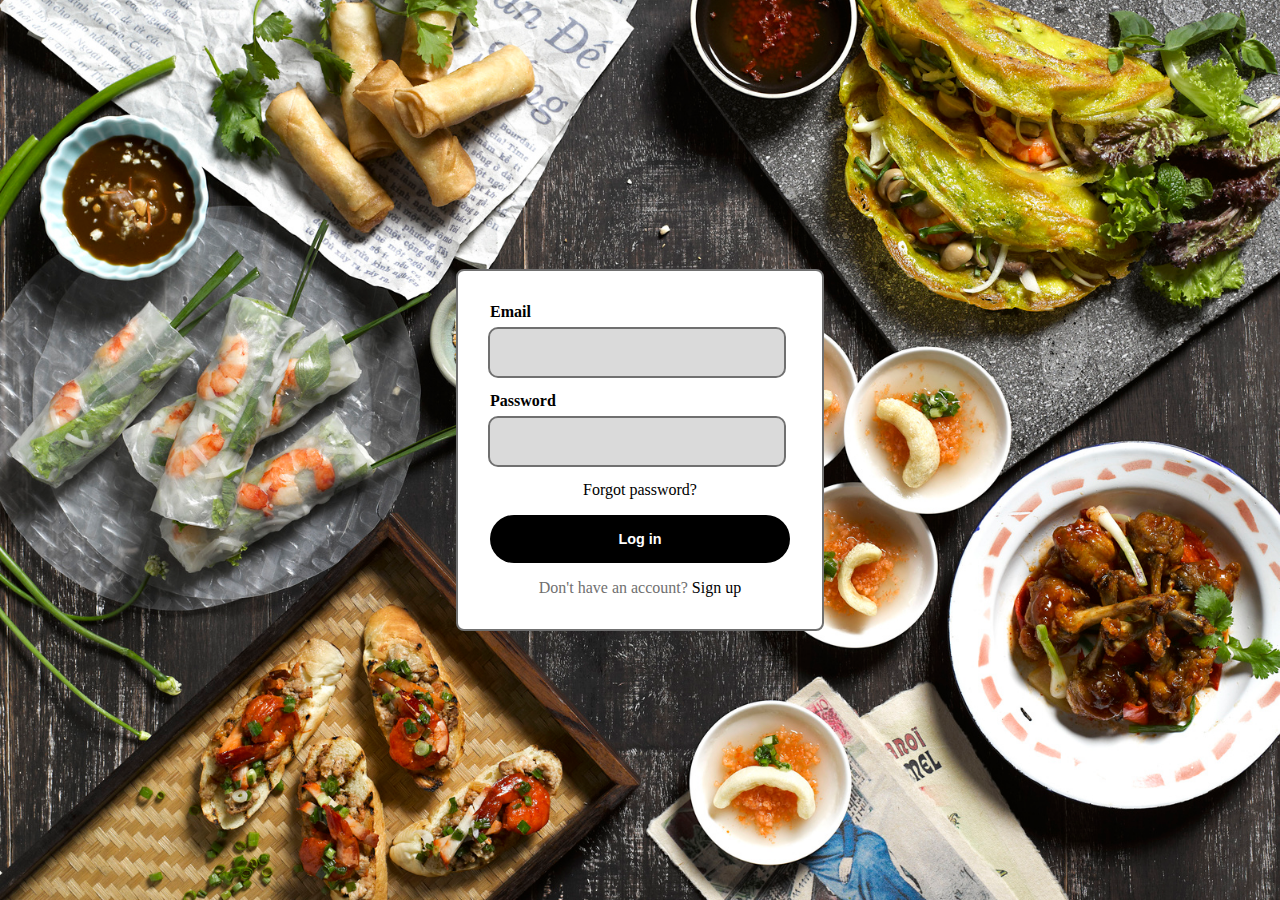
<file: login/login.html>
<!DOCTYPE html>
<html lang="en">

<head>
    <meta charset="UTF-8">
    <meta name="viewport" content="width=device-width, initial-scale=1.0">
    <title>Document</title>
    <link rel="stylesheet" href="style.css">
    
</head>

<body>
    <div class="container">
        <form class="form">
            <span class="input-span">
                <label for="email" class="label">Email</label>
                <input type="email" name="email" id="email" />
            </span>
            <span class="input-span">
                <label for="password" class="label">Password</label>
                <input type="password" name="password" id="password" />
            </span>
            <span class="span"><a href="#">Forgot password?</a></span>
            <input class="submit" type="submit" value="Log in" id="login"/>
            <span class="span">Don't have an account? <a href="register.html">Sign up</a></span>
        </form>
    </div>
</body>
<script src="login.js"></script>
</html>
</file>
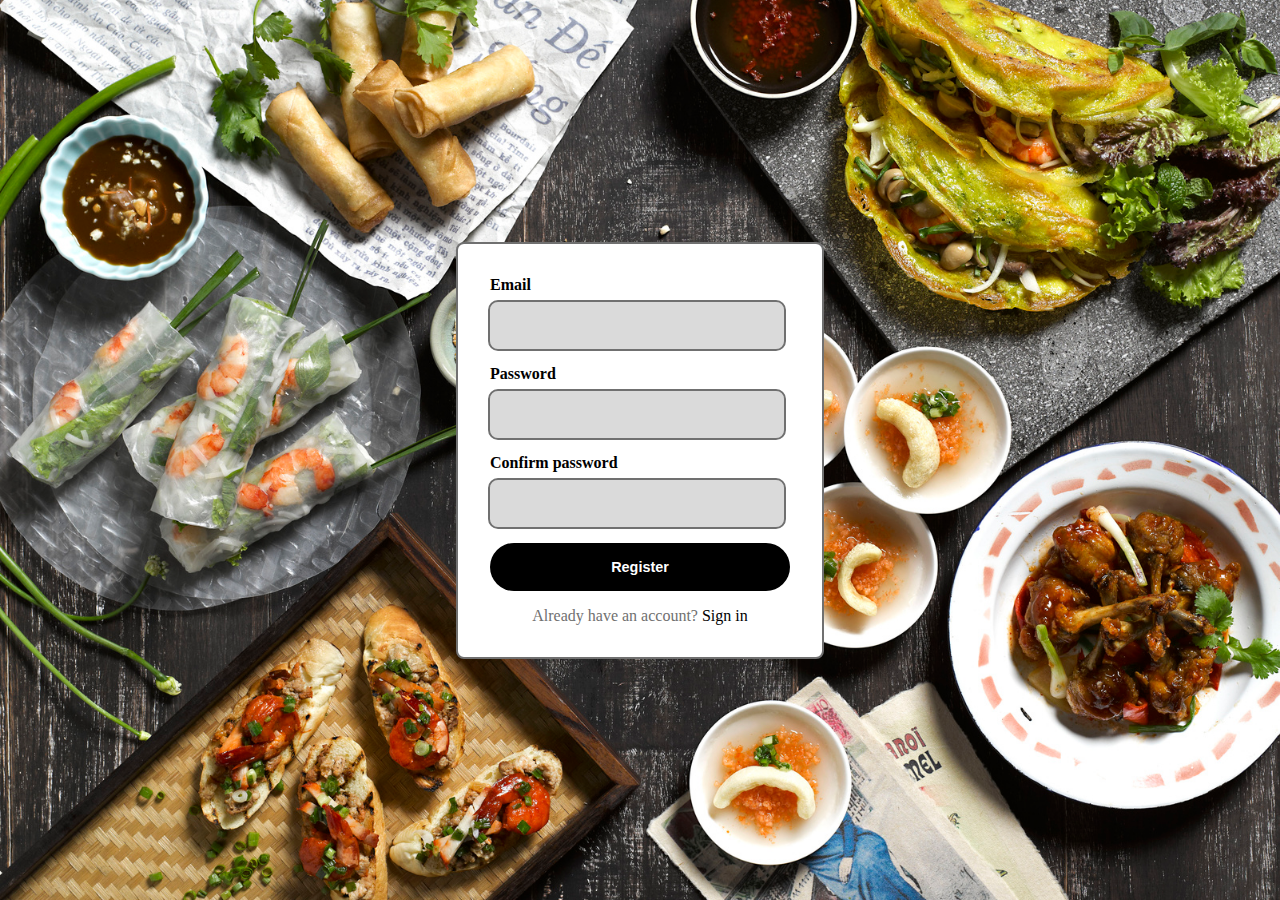
<file: login/register.html>
<!DOCTYPE html>
<html lang="en">

<head>
    <meta charset="UTF-8">
    <meta name="viewport" content="width=device-width, initial-scale=1.0">
    <title>Document</title>
    <link rel="stylesheet" href="style.css">
    
</head>

<body>
    <div class="container">
        <form class="form">
            <span class="input-span">
                <label for="email" class="label">Email</label>
                <input type="email" name="email" id="email" />
            </span>
            <span class="input-span">
                <label for="password" class="label">Password</label>
                <input type="password" name="password" id="password" />
            </span>
            <span class="input-span">
                <label for="re_password" class="label">Confirm password</label>
                <input type="password" name="re_password" id="re_password" />
            </span>
            <input class="submit" type="submit" value="Register" id="register" />
            <span class="span">Already have an account? <a href="login.html">Sign in</a></span>
        </form>
    </div>
</body>
<script src="register.js"></script>
</html>
</file>
<file: login/style.css>
body {
    margin: 0;
    padding: 0;
    display: flex;
    justify-content: center;
    align-items: center;
    min-height: 100vh;
}

.container {
    display: flex;
    justify-content: center;
    align-items: center;
    width: 100%;
    height: 100vh;
    background-image: url("img/food_images.jpg");
    background-size: cover;
    background-position: center;
    background-repeat: no-repeat;
}

.form {
    display: flex;
    flex-direction: column;
    align-items: center;
    gap: 1rem;
    width: 100%;
    max-width: 300px;
    padding: 2rem;
    border: 2px solid #707070;
    border-radius: 0.5rem;
    background-color: white;
}

.form .input-span {
    width: 100%;
    display: flex;
    flex-direction: column;
    gap: 0.5rem;
}

.form input[type="email"],
.form input[type="password"] {
    border-radius: 0.5rem;
    padding: 1rem 0.75rem;
    width: 90%;
    border: none;
    display: flex;
    align-items: center;
    gap: 0.5rem;
    background-color: #9c9c9c60;
    outline: 2px solid #707070;
}

.form input[type="email"]:focus,
.form input[type="password"]:focus {
    outline: 2px solid black;
}

.label {
    align-self: flex-start;
    color: black;
    font-weight: 600;
}

.form .submit {
    padding: 1rem 0.75rem;
    width: 100%;
    display: flex;
    align-items: center;
    gap: 0.5rem;
    border-radius: 3rem;
    background-color: black;
    color: white;
    border: none;
    cursor: pointer;
    transition: all 300ms;
    font-weight: 600;
    font-size: 0.9rem;
}

.form .submit:hover {
    background-color: #707070;
    color: white;
}

.span {
    text-decoration: none;
    color: #707070;
}

.span a {
    color: black;
    text-decoration: none;
}

.span a:hover {
    color: orange;
}
</file>
